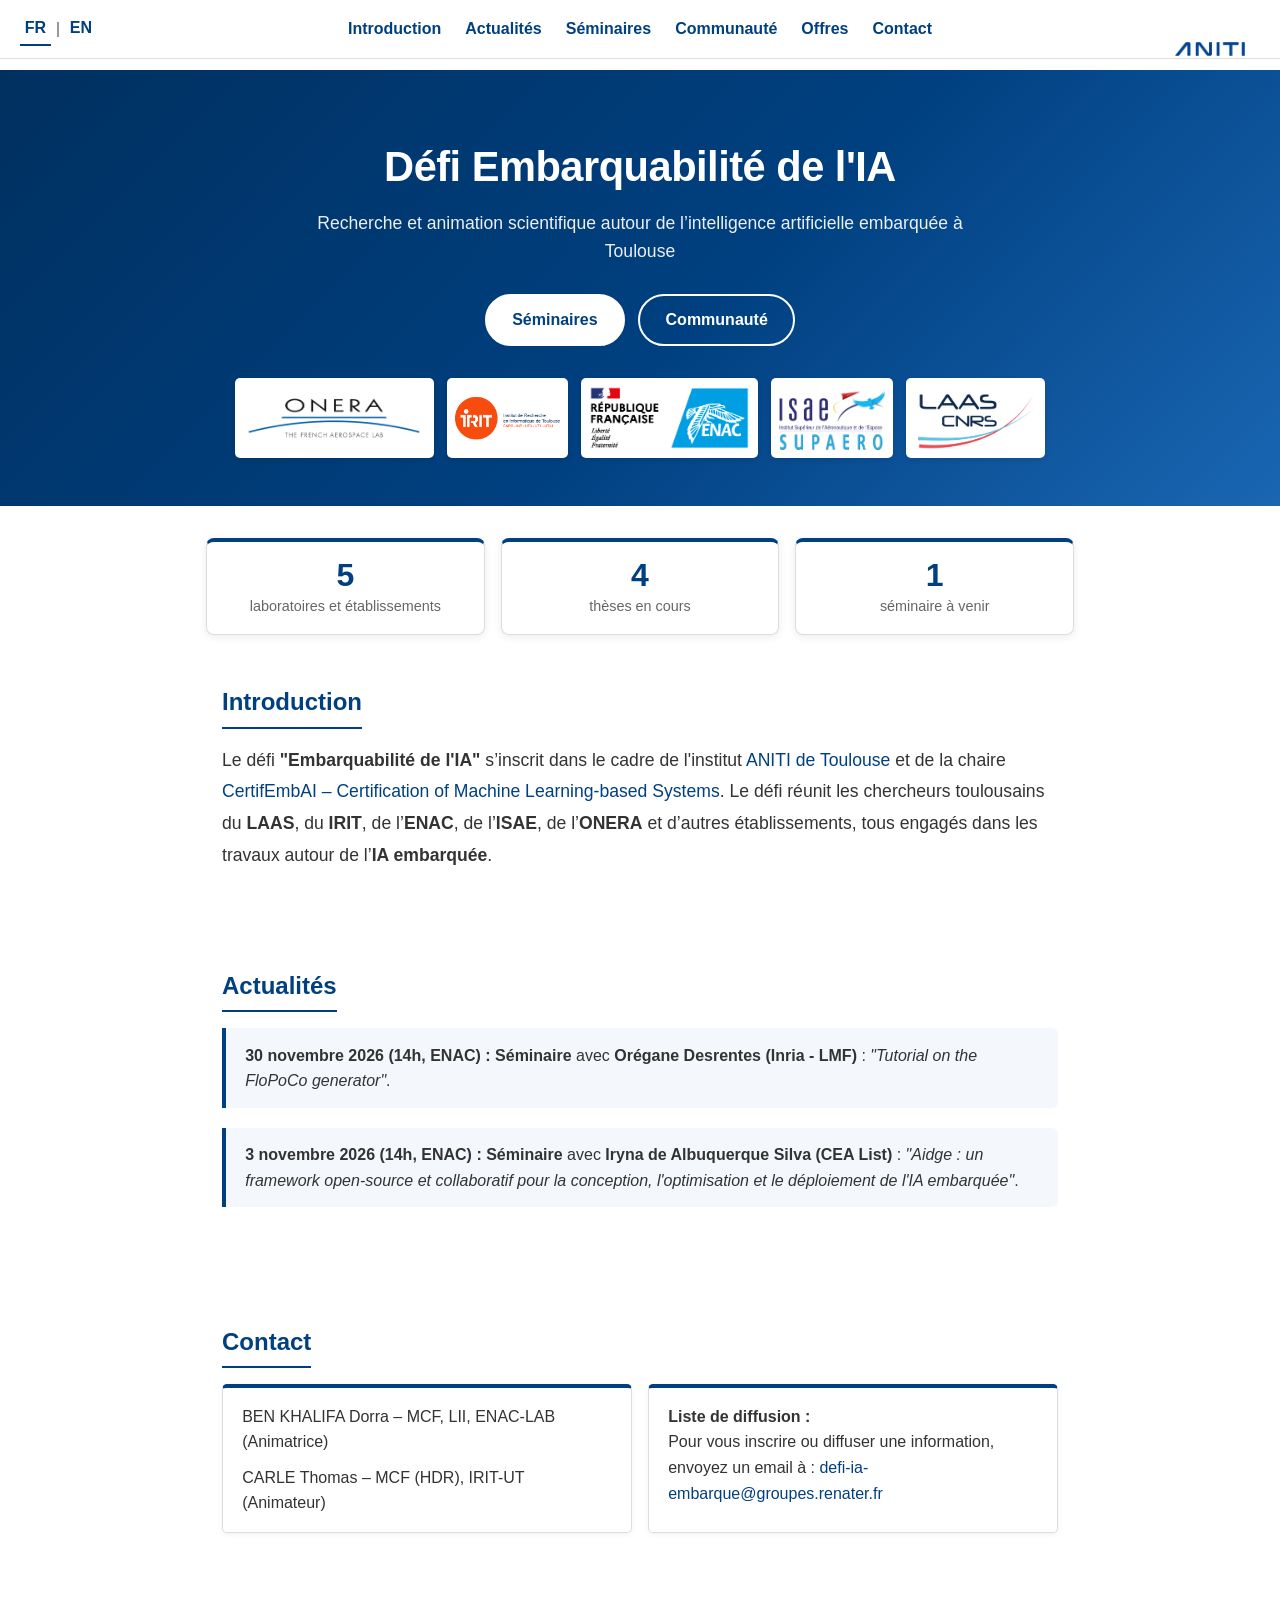
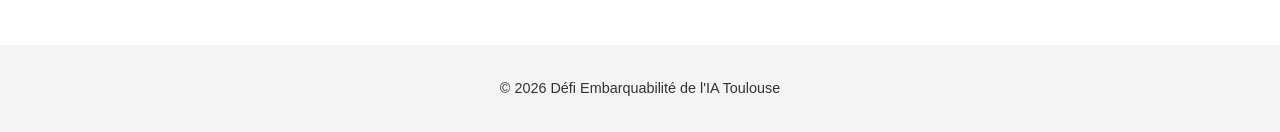
<file: index.html>
<!DOCTYPE html>
<html lang="fr">
<head>
<meta charset="UTF-8">
<meta name="viewport" content="width=device-width, initial-scale=1.0">
<title>Défi IA Embarquée Toulouse</title>
<link rel="stylesheet" href="style.css">
</head>

<body>

<nav>
    <div class="nav-container">

        <div class="lang-switch" role="group" aria-label="Langue / Language">
            <button type="button" data-lang="fr" aria-pressed="true">FR</button>
            <span aria-hidden="true">|</span>
            <button type="button" data-lang="en" aria-pressed="false">EN</button>
        </div>

        <ul>
            <li><a href="#intro" data-i18n="nav.intro">Introduction</a></li>
            <li><a href="#news" data-i18n="nav.news">Actualités</a></li>
            <li><a href="seminaires.html" data-i18n="nav.seminars">Séminaires</a></li>
            <li><a href="communaute.html" data-i18n="nav.community">Communauté</a></li>
            <li><a href="offers.html" data-i18n="nav.offers">Offres</a></li>
            <li><a href="#contact" data-i18n="nav.contact">Contact</a></li>
        </ul>

<a href="https://aniti.univ-toulouse.fr/en/" target="_blank" rel="noopener">
    <img src="images/aniti.png" alt="ANITI" class="nav-logo">
</a>  </div>
</nav>

<header class="hero">
    <h1 data-i18n="header.title">Défi Embarquabilité de l'IA</h1>
    <p data-i18n="header.subtitle">Recherche et animation scientifique autour de l’intelligence artificielle embarquée à Toulouse</p>

    <div class="hero-actions">
        <a class="btn btn-primary" href="seminaires.html" data-i18n="nav.seminars">Séminaires</a>
        <a class="btn btn-outline" href="communaute.html" data-i18n="nav.community">Communauté</a>
    </div>

    <div class="logos">
        <img src="images/onera.png" alt="ONERA">
        <img src="images/irit.png" alt="IRIT">
        <img src="images/enac.jpeg" alt="ENAC">
        <img src="images/isae.jpg" alt="ISAE-SUPAERO">
        <img src="images/laas.png" alt="LAAS-CNRS">
    </div>
</header>

<div class="stats">
    <div class="stat"><span class="stat-num">5</span><span class="stat-label" data-i18n="stats.labs">laboratoires et établissements</span></div>
    <div class="stat"><span class="stat-num">4</span><span class="stat-label" data-i18n="stats.phd">thèses en cours</span></div>
    <div class="stat"><span class="stat-num">1</span><span class="stat-label" data-i18n="stats.seminar">séminaire à venir</span></div>
</div>

<section id="intro">
    <h2 data-i18n="intro.title">Introduction</h2>
    <p class="lead" data-i18n-html="intro.text">
        Le défi <strong>"Embarquabilité de l'IA"</strong> s’inscrit dans le cadre de l'institut
        <a href="https://aniti.univ-toulouse.fr" target="_blank">ANITI de Toulouse</a>
        et de la chaire
        <a href="https://aniti.univ-toulouse.fr/fr_fr/embeddability-and-safety-assurance-of-ml-based-systems-under-certification" target="_blank">CertifEmbAI – Certification of Machine Learning-based Systems</a>.
        Le défi réunit les chercheurs toulousains du <strong>LAAS</strong>, du <strong>IRIT</strong>,
        de l’<strong>ENAC</strong>, de l’<strong>ISAE</strong>, de l’<strong>ONERA</strong> et d’autres établissements,
        tous engagés dans les travaux autour de l’<strong>IA embarquée</strong>.
    </p>
</section>

<section id="news">
    <h2 data-i18n="news.title">Actualités</h2>

    <div class="news-item" data-i18n-html="news.4">
        <strong>30 novembre 2026 (14h, ENAC) :</strong>
        <strong>Séminaire</strong> avec
        <strong>Orégane Desrentes (Inria - LMF)</strong> :
        <em>"Tutorial on the FloPoCo generator"</em>.
    </div>

    <div class="news-item" data-i18n-html="news.1">
        <strong>3 novembre 2026 (14h, ENAC) :</strong>
        <strong>Séminaire</strong> avec
        <strong>Iryna de Albuquerque Silva (CEA List)</strong> :
        <em>"Aidge : un framework open-source et collaboratif pour la conception,
        l'optimisation et le déploiement de l'IA embarquée"</em>.
    </div>
</section>

<section id="contact">
    <h2 data-i18n="contact.title">Contact</h2>

    <div class="cards">
        <article class="card">
            <ul class="people">
                <li>BEN KHALIFA Dorra – <span data-i18n="role.mcf">MCF</span>, LII, ENAC-LAB <span data-i18n="role.animatrice">(Animatrice)</span></li>
                <li>CARLE Thomas – <span data-i18n="role.mcfhdr">MCF (HDR)</span>, IRIT-UT <span data-i18n="role.animateur">(Animateur)</span></li>
            </ul>
        </article>

        <article class="card">
            <p data-i18n-html="contact.text">
                <strong>Liste de diffusion :</strong><br>
                Pour vous inscrire ou diffuser une information, envoyez un email à :
                <a href="mailto:defi-ia-embarque@groupes.renater.fr">defi-ia-embarque@groupes.renater.fr</a>
            </p>
        </article>
    </div>
</section>

<footer>
    <p data-i18n="footer.text">&copy; 2026 Défi Embarquabilité de l'IA Toulouse</p>
</footer>

<script src="i18n.js"></script>
</body>
</html>
</file>
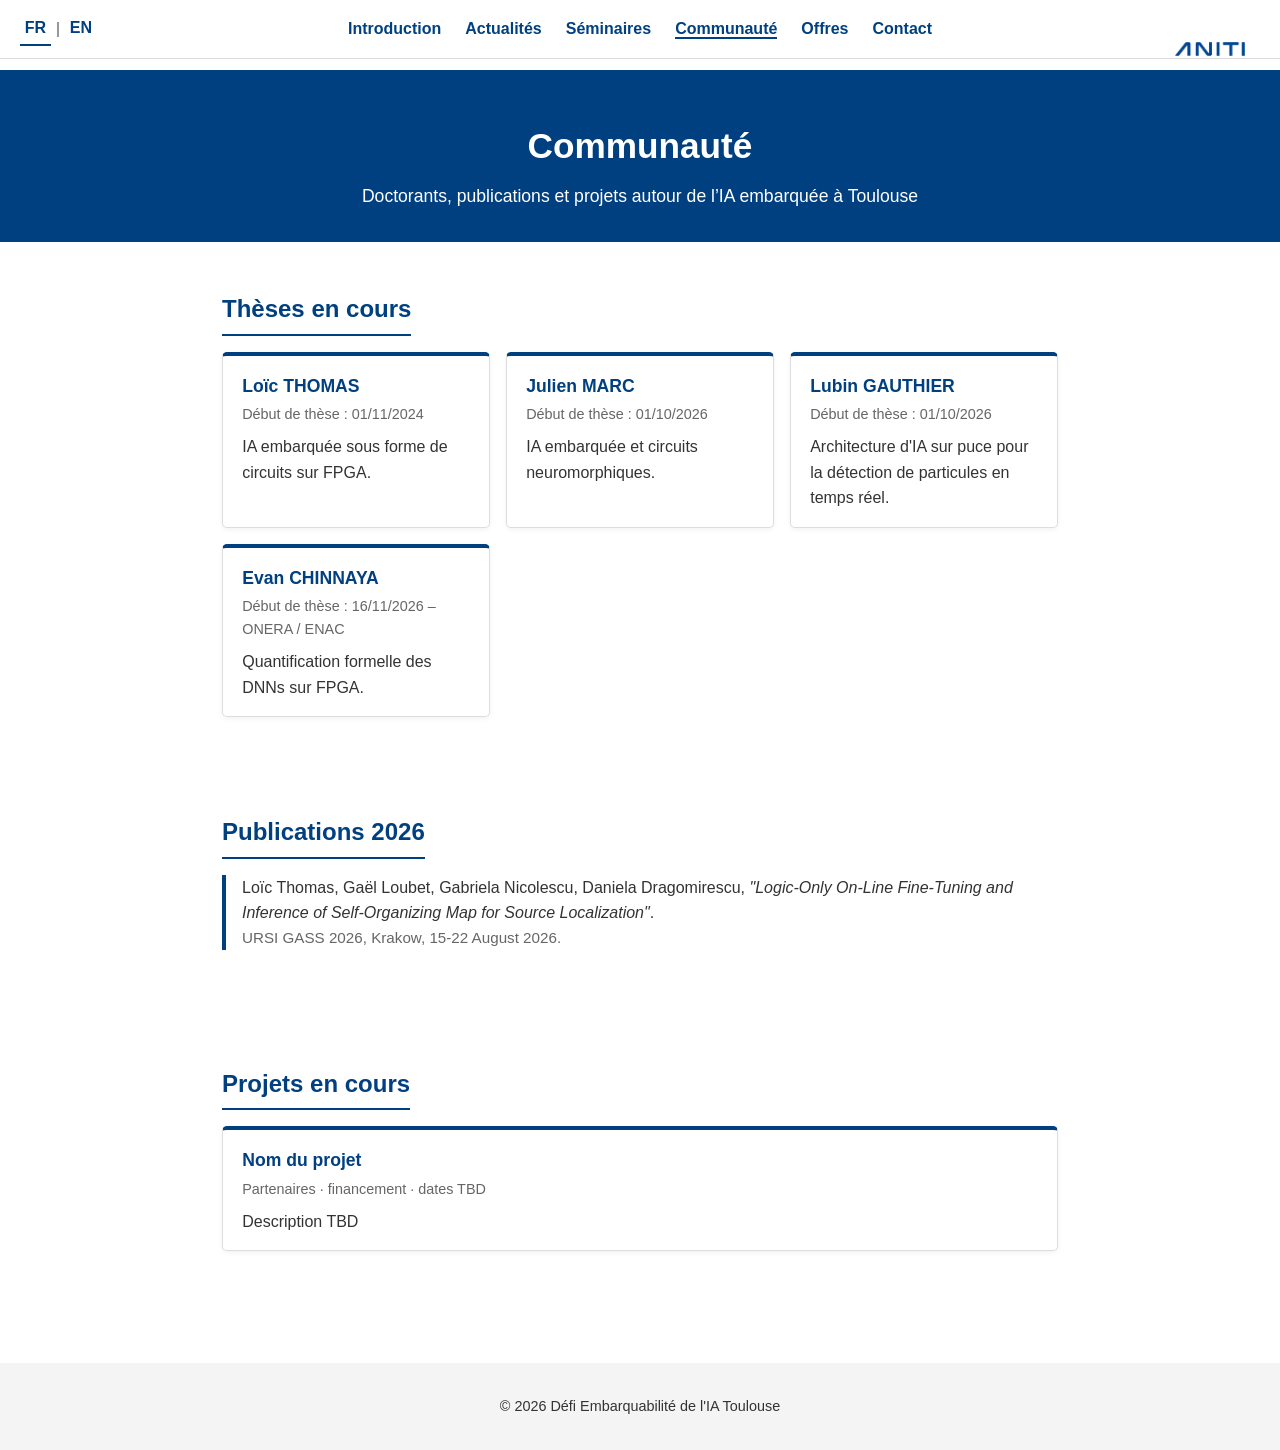
<file: communaute.html>
<!DOCTYPE html>
<html lang="fr">
<head>
<meta charset="UTF-8">
<meta name="viewport" content="width=device-width, initial-scale=1.0">
<title>Communauté – Défi IA Embarquée Toulouse</title>
<link rel="stylesheet" href="style.css">
</head>

<body>

<nav>
    <div class="nav-container">
        <div class="lang-switch" role="group" aria-label="Langue / Language">
            <button type="button" data-lang="fr" aria-pressed="true">FR</button>
            <span aria-hidden="true">|</span>
            <button type="button" data-lang="en" aria-pressed="false">EN</button>
        </div>

        <ul>
            <li><a href="index.html#intro" data-i18n="nav.intro">Introduction</a></li>
            <li><a href="index.html#news" data-i18n="nav.news">Actualités</a></li>
            <li><a href="seminaires.html" data-i18n="nav.seminars">Séminaires</a></li>
            <li><a href="communaute.html" aria-current="page" data-i18n="nav.community">Communauté</a></li>
            <li><a href="offers.html" data-i18n="nav.offers">Offres</a></li>
            <li><a href="index.html#contact" data-i18n="nav.contact">Contact</a></li>
        </ul>

<a href="https://aniti.univ-toulouse.fr/en/" target="_blank" rel="noopener">
    <img src="images/aniti.png" alt="ANITI" class="nav-logo">
</a>
    </div>
</nav>

<header>
    <h1 data-i18n="community.title">Communauté</h1>
    <p data-i18n="community.subtitle">Doctorants, publications et projets autour de l’IA embarquée à Toulouse</p>
</header>

<section id="phd">
    <h2 data-i18n="phd.title">Thèses en cours</h2>
    <div class="cards">

        <article class="card">
            <h3><a href="https://theses.fr/s404226" target="_blank" rel="noopener">Loïc THOMAS</a></h3>
            <p class="meta" data-i18n="phd.1.meta">Début de thèse : 01/11/2024 – LAAS</p>
            <p data-i18n="phd.1.text">IA embarquée sous forme de circuits sur FPGA.</p>
        </article>

        <article class="card">
            <h3><a href="https://theses.fr/s441984" target="_blank" rel="noopener">Julien MARC</a></h3>
            <p class="meta" data-i18n="phd.2.meta">Début de thèse : 01/10/2026 - LAAS</p>
            <p data-i18n="phd.2.text">IA embarquée et circuits neuromorphiques.</p>
        </article>
        <article class="card">
            <h3><a href="https://theses.fr/s415644" target="_blank" rel="noopener">Lubin GAUTHIER</a></h3>
             <p class="meta" data-i18n="phd.2.meta">Début de thèse : 14/10/2024 - LAAS</p>
            <p data-i18n="phd.4.text">Architecture d'IA sur puce pour la détection de particules en temps réel.</p>
        </article>

        <article class="card">
            <h3>Evan CHINNAYA</h3>
            <p class="meta" data-i18n="phd.3.meta">Début de thèse : 16/11/2026 – ONERA / ENAC</p>
            <p data-i18n="phd.3.text">Quantification formelle des DNNs sur FPGA.</p>
        </article>

    </div>
</section>

<section id="publications">
    <h2 data-i18n="pub.title">Publications 2026</h2>
    <ul class="pub-list">
        <li>
            Loïc Thomas, Gaël Loubet, Gabriela Nicolescu, Daniela Dragomirescu,
            <em>"Logic-Only On-Line Fine-Tuning and Inference of Self-Organizing Map for Source Localization"</em>.
            <div class="pub-venue">URSI GASS 2026, Krakow, 15-22 August 2026.</div>
        </li>
    </ul>
</section>


    <section id="projects">
    <h2 data-i18n="projects.title">Projets en cours</h2>
    <div class="cards">

        <article class="card">
            <h3>Nom du projet</h3>
            <p class="meta">Partenaires · financement · dates TBD </p>
            <p>Description  TBD </p>
        </article>

    </div>
</section>

<footer>
    <p data-i18n="footer.text">&copy; 2026 Défi Embarquabilité de l'IA Toulouse</p>
</footer>

<script src="i18n.js"></script>
</body>
</html>
</file>
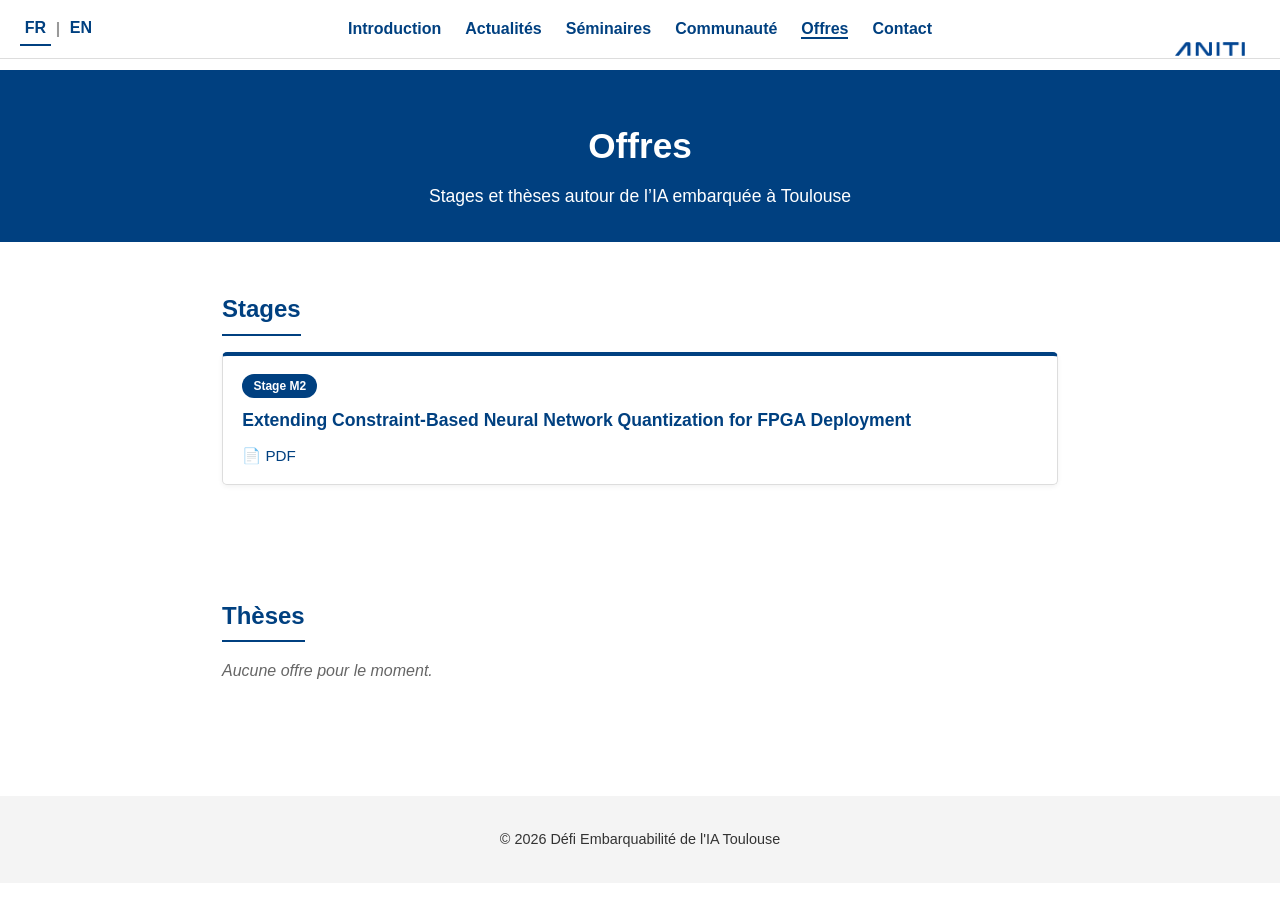
<file: offers.html>
<!DOCTYPE html>
<html lang="fr" data-title="page.title.offers">
<head>
<meta charset="UTF-8">
<meta name="viewport" content="width=device-width, initial-scale=1.0">
<title>Offres – Défi IA Embarquée Toulouse</title>
<link rel="stylesheet" href="style.css">
</head>

<body>

<nav>
    <div class="nav-container">
        <div class="lang-switch" role="group" aria-label="Langue / Language">
            <button type="button" data-lang="fr" aria-pressed="true">FR</button>
            <span aria-hidden="true">|</span>
            <button type="button" data-lang="en" aria-pressed="false">EN</button>
        </div>

        <ul>
            <li><a href="index.html#intro" data-i18n="nav.intro">Introduction</a></li>
            <li><a href="index.html#news" data-i18n="nav.news">Actualités</a></li>
            <li><a href="seminaires.html" data-i18n="nav.seminars">Séminaires</a></li>
            <li><a href="communaute.html" data-i18n="nav.community">Communauté</a></li>
            <li><a href="offers.html" aria-current="page" data-i18n="nav.offers">Offres</a></li>
            <li><a href="index.html#contact" data-i18n="nav.contact">Contact</a></li>
        </ul>

        <a href="https://aniti.univ-toulouse.fr/en/" target="_blank" rel="noopener">
            <img src="images/aniti.png" alt="ANITI" class="nav-logo">
        </a>
    </div>
</nav>

<header>
    <h1 data-i18n="offers.title">Offres</h1>
    <p data-i18n="offers.subtitle">Stages et thèses autour de l’IA embarquée à Toulouse</p>
</header>

<section id="internships">
    <h2 data-i18n="offers.internships">Stages</h2>

    <article class="card offer">
        <span class="tag" data-i18n="offers.tag.m2">Stage M2</span>
        <h3>Extending Constraint-Based Neural Network Quantization for FPGA Deployment</h3>
        <p class="resources"><a href="pdfs/DNN_quantization_M2_internship.pdf" target="_blank" rel="noopener">📄 PDF</a></p>
    </article>
</section>

<section id="phd-offers">
    <h2 data-i18n="offers.phd">Thèses</h2>
    <p class="empty" data-i18n="offers.none">Aucune offre pour le moment.</p>
</section>

<footer>
    <p data-i18n="footer.text">&copy; 2026 Défi Embarquabilité de l'IA Toulouse</p>
</footer>

<script src="i18n.js"></script>
</body>
</html>
</file>
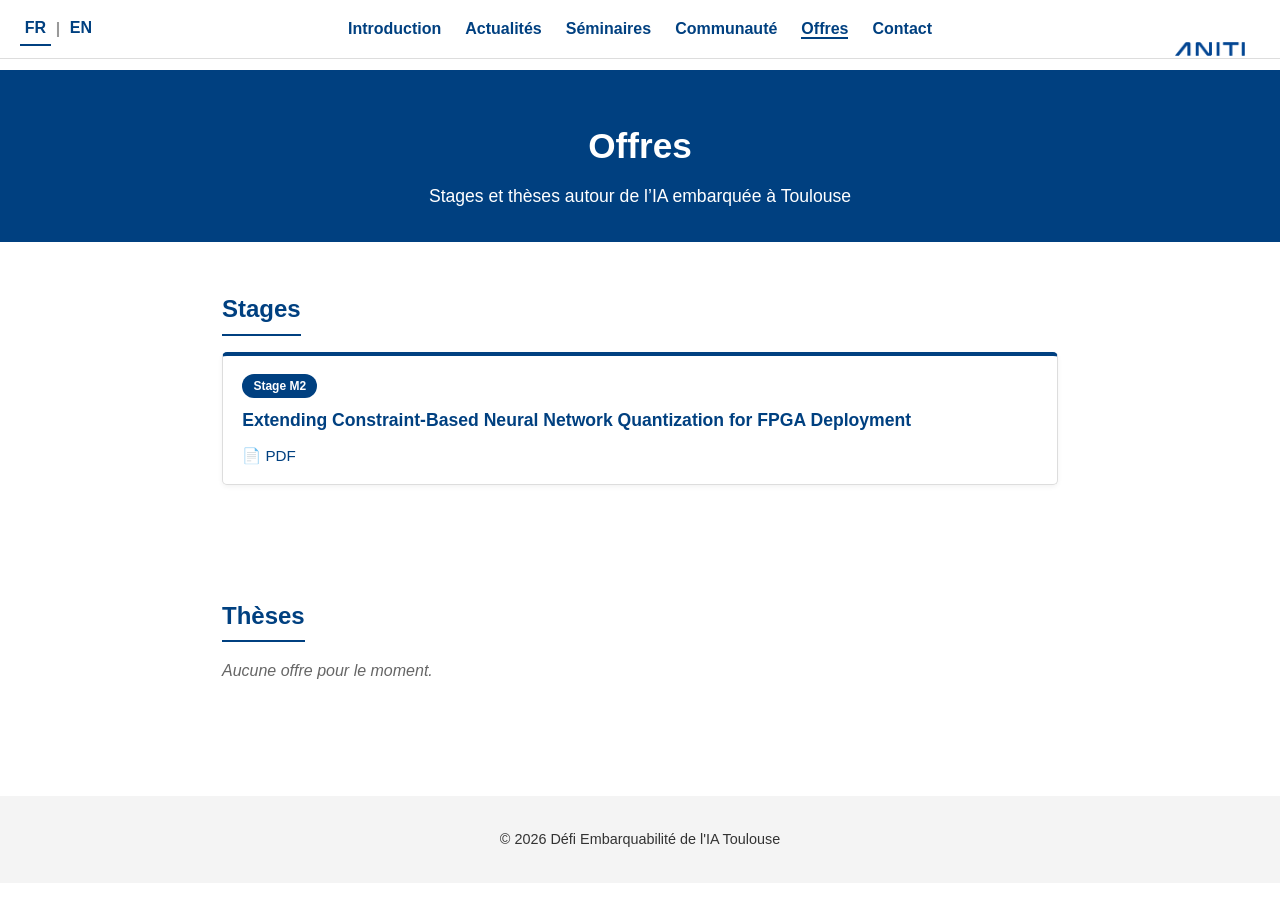
<file: offres.html>
<!DOCTYPE html>
<html lang="fr" data-title="page.title.offers">
<head>
<meta charset="UTF-8">
<meta name="viewport" content="width=device-width, initial-scale=1.0">
<title>Offres – Défi IA Embarquée Toulouse</title>
<link rel="stylesheet" href="style.css">
</head>

<body>

<nav>
    <div class="nav-container">
        <div class="lang-switch" role="group" aria-label="Langue / Language">
            <button type="button" data-lang="fr" aria-pressed="true">FR</button>
            <span aria-hidden="true">|</span>
            <button type="button" data-lang="en" aria-pressed="false">EN</button>
        </div>

        <ul>
            <li><a href="index.html#intro" data-i18n="nav.intro">Introduction</a></li>
            <li><a href="index.html#news" data-i18n="nav.news">Actualités</a></li>
            <li><a href="seminaires.html" data-i18n="nav.seminars">Séminaires</a></li>
            <li><a href="communaute.html" data-i18n="nav.community">Communauté</a></li>
            <li><a href="offers.html" aria-current="page" data-i18n="nav.offers">Offres</a></li>
            <li><a href="index.html#contact" data-i18n="nav.contact">Contact</a></li>
        </ul>

        <a href="https://aniti.univ-toulouse.fr/en/" target="_blank" rel="noopener">
            <img src="images/aniti.png" alt="ANITI" class="nav-logo">
        </a>
    </div>
</nav>

<header>
    <h1 data-i18n="offers.title">Offres</h1>
    <p data-i18n="offers.subtitle">Stages et thèses autour de l’IA embarquée à Toulouse</p>
</header>

<section id="internships">
    <h2 data-i18n="offers.internships">Stages</h2>

    <article class="card offer">
        <span class="tag" data-i18n="offers.tag.m2">Stage M2</span>
        <h3>Extending Constraint-Based Neural Network Quantization for FPGA Deployment</h3>
        <p class="resources"><a href="pdfs/offre-stage-quantification-fpga.pdf" target="_blank" rel="noopener">📄 PDF</a></p>
    </article>
</section>

<section id="phd-offers">
    <h2 data-i18n="offers.phd">Thèses</h2>
    <p class="empty" data-i18n="offers.none">Aucune offre pour le moment.</p>
</section>

<footer>
    <p data-i18n="footer.text">&copy; 2026 Défi Embarquabilité de l'IA Toulouse</p>
</footer>

<script src="i18n.js"></script>
</body>
</html>
</file>
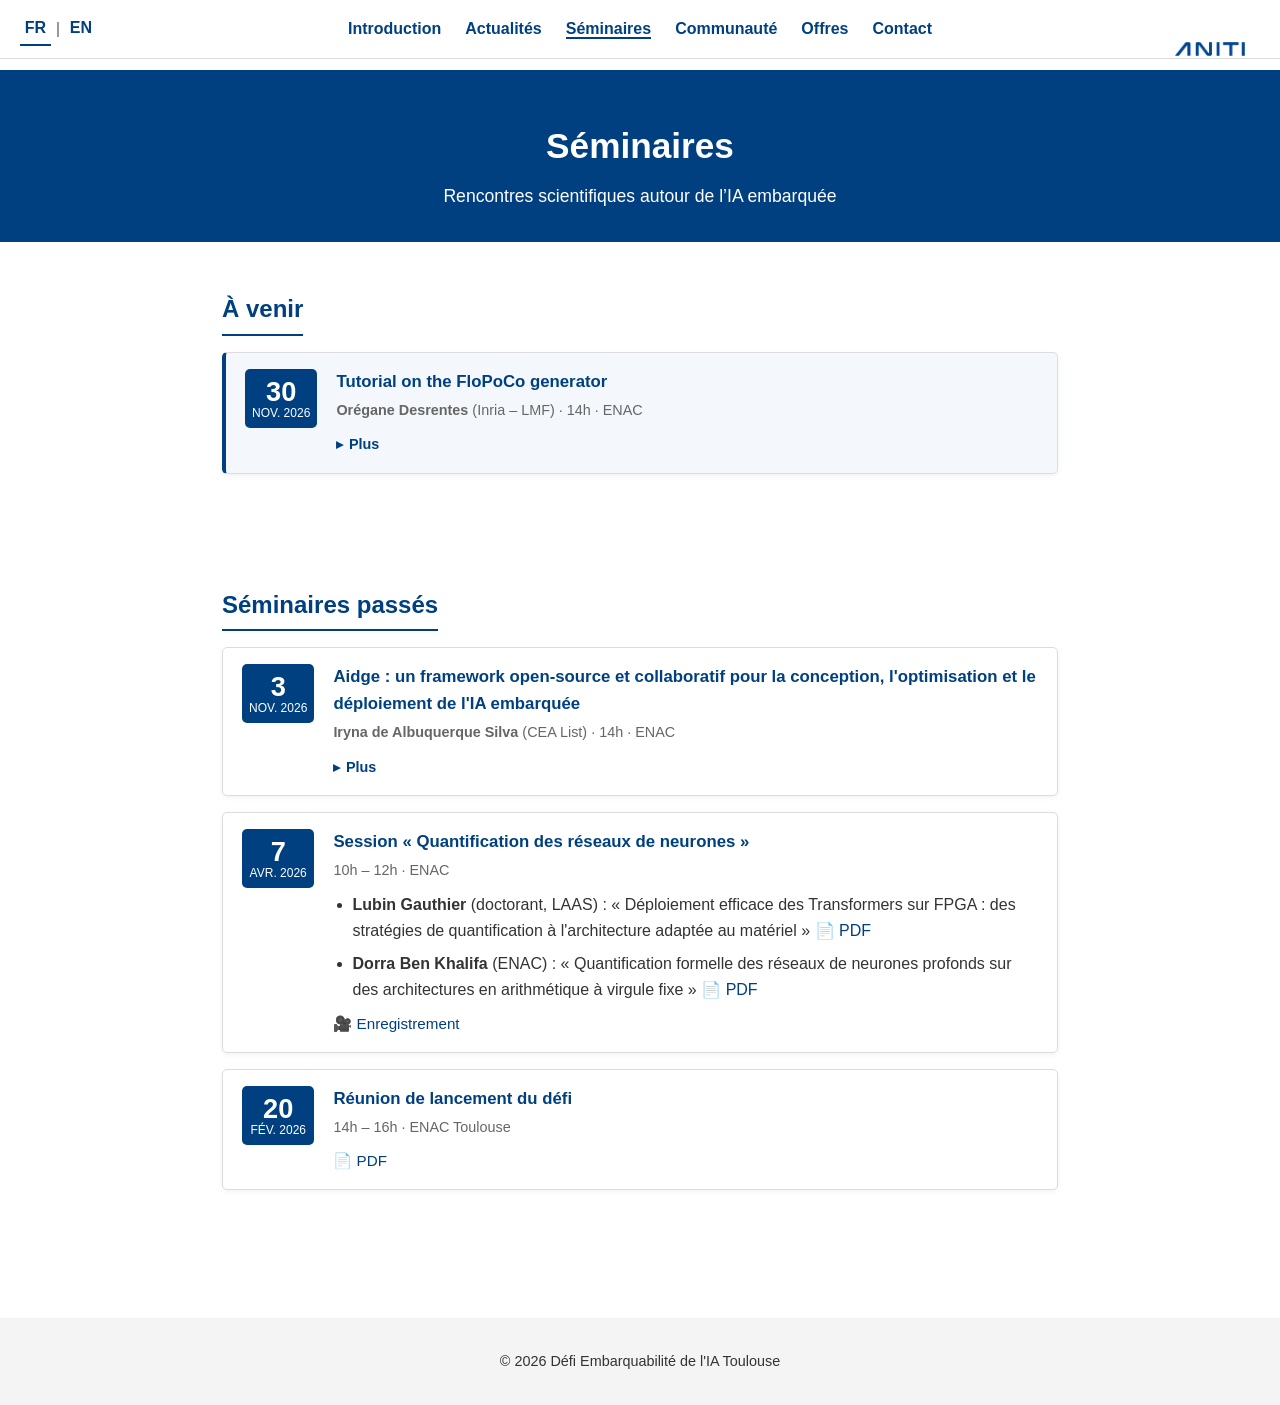
<file: seminaires.html>
<!DOCTYPE html>
<html lang="fr">
<head>
<meta charset="UTF-8">
<meta name="viewport" content="width=device-width, initial-scale=1.0">
<title>Séminaires – Défi IA Embarquée Toulouse</title>
<link rel="stylesheet" href="style.css">
</head>

<body>

<nav>
    <div class="nav-container">
        <div class="lang-switch" role="group" aria-label="Langue / Language">
            <button type="button" data-lang="fr" aria-pressed="true">FR</button>
            <span aria-hidden="true">|</span>
            <button type="button" data-lang="en" aria-pressed="false">EN</button>
        </div>

        <ul>
            <li><a href="index.html#intro" data-i18n="nav.intro">Introduction</a></li>
            <li><a href="index.html#news" data-i18n="nav.news">Actualités</a></li>
            <li><a href="seminaires.html" aria-current="page" data-i18n="nav.seminars">Séminaires</a></li>
            <li><a href="communaute.html" data-i18n="nav.community">Communauté</a></li>
            <li><a href="offers.html" data-i18n="nav.offers">Offres</a></li>
            <li><a href="index.html#contact" data-i18n="nav.contact">Contact</a></li>
        </ul>

      <a href="https://aniti.univ-toulouse.fr/en/" target="_blank" rel="noopener">
    <img src="images/aniti.png" alt="ANITI" class="nav-logo">
</a>
    </div>
</nav>

<header>
    <h1 data-i18n="seminars.title">Séminaires</h1>
    <p data-i18n="seminars.subtitle">Rencontres scientifiques autour de l’IA embarquée</p>
</header>

<section id="upcoming">
    <h2 data-i18n="seminars.upcoming">À venir</h2>

    <article class="seminar upcoming">
        <div class="date-badge"><span class="day">30</span><span class="month">nov. 2026</span></div>
        <div class="seminar-body">
            <h3>Tutorial on the FloPoCo generator</h3>
            <p class="seminar-meta">
                <strong>Orégane Desrentes</strong> (Inria – LMF) · 14h · ENAC
            </p>

            <details class="abstract">
                <summary>
                    <span class="more" data-i18n="seminars.showMore">Plus</span>
                    <span class="less" data-i18n="seminars.showLess">Moins</span>
                </summary>
                <div class="abstract-text">
                    <p>
                        <a href="https://flopoco.org/" target="_blank" rel="noopener">FloPoCo</a>
                        est un générateur d'opérateurs arithmétiques visant particulièrement les FPGA.
                        Cet exposé commencera avec une présentation générale de l'outil avant de se
                        concentrer sur les sommes de produits et les fonctions d’activation. Ces
                        opérations sont particulièrement utilisées dans l'apprentissage artificiel et
                        sont implémentées dans FloPoCo avec plusieurs méthodes en fonction de la
                        précision, rapidité et aire visée.
                    </p>
                    <p>
                        Pour tester FloPoCo pendant la présentation, il est conseillé de l'installer
                        avant car la compilation des dépendances peut prendre un peu de temps. Les
                        instructions se trouvent sur
                        <a href="https://flopoco.org/flopoco_installation.html" target="_blank" rel="noopener">flopoco.org/flopoco_installation.html</a>.
                        Si vous n'avez pas de simulateur de VHDL installé, NVC permettra de tester le
                        code produit par FloPoCo.
                    </p>
                </div>
            </details>
        </div>
    </article>
</section>

<section id="past">
    <h2 data-i18n="seminars.past">Séminaires passés</h2>

    <article class="seminar">
        <div class="date-badge"><span class="day">3</span><span class="month">nov. 2026</span></div>
        <div class="seminar-body">
            <h3>Aidge : un framework open-source et collaboratif pour la conception, l'optimisation et le déploiement de l'IA embarquée</h3>
            <p class="seminar-meta">
                <strong>Iryna de Albuquerque Silva</strong> (CEA List) · 14h · ENAC
            </p>

            <details class="abstract">
                <summary>
                    <span class="more" data-i18n="seminars.showMore">Plus</span>
                    <span class="less" data-i18n="seminars.showLess">Moins</span>
                </summary>
                <div class="abstract-text">
                    <p>
                        L'objectif de ce cours est de présenter aux participants
                        <a href="https://eclipse.dev/aidge/" target="_blank" rel="noopener">Aidge</a>,
                        une plateforme open-source et collaborative hébergée par la Fondation Eclipse.
                        Aidge fournit un riche écosystème d'outils et de méthodologies spécifiquement
                        adaptés aux systèmes embarqués, permettant aux utilisateurs d'analyser,
                        d'optimiser, de valider et de déployer efficacement des modèles d'IA dans des
                        environnements distribués, temps réel critiques et à ressources contraintes.
                        Le développement de la plateforme est soutenu par les projets DeepGreen
                        (France 2030) et NEUROKIT2E (Europe ChipsJU) ; celle-ci est continuellement
                        enrichie et validée en collaboration avec de nombreux partenaires académiques
                        et industriels.
                    </p>
                    <p><strong>TP : Tutoriels pratiques avec Aidge</strong></p>
                    <p>
                        Pour les travaux pratiques, l'ensemble du matériel sera fourni sous forme de
                        notebooks Jupyter, exécutables directement en ligne via Binder. Au cours de
                        cette séance, les participants seront guidés dans l'utilisation du framework
                        Aidge et apprendront à :
                    </p>
                    <ul>
                        <li>créer ou importer des modèles de réseaux de neurones à partir de frameworks de l’état de l’art (par exemple, ONNX) ;</li>
                        <li>appliquer une gamme de transformations et d'optimisations de graphes (telles que la quantification et la compression) ;</li>
                        <li>explorer leurs graphes de calcul, puis analyser et évaluer les modifications architecturales du modèle ;</li>
                        <li>générer du code déployable pour différentes cibles matérielles.</li>
                    </ul>
                </div>
            </details>
        </div>
    </article>

    <article class="seminar">
        <div class="date-badge"><span class="day">7</span><span class="month">avr. 2026</span></div>
        <div class="seminar-body">
            <h3>Session « Quantification des réseaux de neurones »</h3>
            <p class="seminar-meta">10h – 12h · ENAC</p>
            <ul class="seminar-talks">
                <li>
                    <strong>Lubin Gauthier</strong> (doctorant, LAAS) : « Déploiement efficace des Transformers sur FPGA : des stratégies de quantification à l'architecture adaptée au matériel »
                    <a href="pdfs/Embarquabilité-IA_Quantification_LG.pdf" target="_blank" rel="noopener">📄 PDF</a>
                </li>
                <li>
                    <strong>Dorra Ben Khalifa</strong> (ENAC) : « Quantification formelle des réseaux de neurones profonds sur des architectures en arithmétique à virgule fixe »
                    <a href="pdfs/popinns.pdf" target="_blank" rel="noopener">📄 PDF</a>
                </li>
            </ul>
            <p class="resources"><a href="records/lancement.mp4" target="_blank" rel="noopener">🎥 Enregistrement</a></p>
        </div>
    </article>

    <article class="seminar">
        <div class="date-badge"><span class="day">20</span><span class="month">fév. 2026</span></div>
        <div class="seminar-body">
            <h3>Réunion de lancement du défi</h3>
            <p class="seminar-meta">14h – 16h · ENAC Toulouse</p>
            <p class="resources"><a href="pdfs/Défi_embarquabilité_de_l_IA-1.pdf" target="_blank" rel="noopener">📄 PDF</a></p>
        </div>
    </article>
</section>

<footer>
    <p data-i18n="footer.text">&copy; 2026 Défi Embarquabilité de l'IA Toulouse</p>
</footer>

<script src="i18n.js"></script>
</body>
</html>
</file>
<file: style.css>
/* Reset */
* { margin: 0; padding: 0; box-sizing: border-box; }

body {
    font-family: "Helvetica Neue", Helvetica, Arial, sans-serif;
    line-height: 1.6;
    color: #333;
    padding-top: 70px; /* IMPORTANT pour nav fixe */
}

a { color: #004080; text-decoration: none; }
a:hover { text-decoration: underline; }

/* NAVBAR */
nav {
    position: fixed;
    top: 0;
    width: 100%;
    background: #fff;
    border-bottom: 1px solid #ddd;
    z-index: 1000;
}

.nav-container {
    display: flex;
    justify-content: center;
    align-items: center;
    position: relative;
    padding: 1rem;
}

nav ul { list-style: none; display: flex; gap: 1.5rem; }
nav li { font-weight: bold; }
nav a[aria-current="page"] { border-bottom: 2px solid #004080; }

.nav-logo { position: absolute; right: 20px; height: 40px; }

/* SÉLECTEUR DE LANGUE */
.lang-switch {
    position: absolute;
    left: 20px;
    display: flex;
    align-items: center;
    gap: 0.3rem;
    font-weight: bold;
    color: #999;
}

.lang-switch button {
    background: none;
    border: none;
    font: inherit;
    font-weight: bold;
    color: #004080;
    cursor: pointer;
    padding: 0.2rem 0.3rem;
    border-bottom: 2px solid transparent;
}

.lang-switch button:hover { text-decoration: underline; }

.lang-switch button[aria-pressed="true"] {
    border-bottom-color: #004080;
    cursor: default;
    text-decoration: none;
}

.lang-switch button:focus-visible { outline: 2px solid #004080; outline-offset: 2px; }

/* LOGOS HEADER */
.logos img {
    max-height: 80px;
    width: auto;
    object-fit: contain;
    background: white;
    padding: 8px;
    border-radius: 5px;
    box-shadow: 0 2px 5px rgba(0,0,0,0.1);
    transition: transform 0.3s;
}
.logos img:hover { transform: scale(1.1); }

/* HEADER */
header {
    background: #004080;
    color: white;
    text-align: center;
    padding: 3rem 1rem 2rem 1rem;
}
header h1 { font-size: 2.2rem; margin-bottom: 0.5rem; }
header p { font-size: 1.1rem; }

/* SECTIONS */
section { padding: 3rem 2rem; max-width: 900px; margin: auto; }

h2 {
    color: #004080;
    border-bottom: 2px solid #004080;
    display: inline-block;
    margin-bottom: 1rem;
    padding-bottom: 0.3rem;
}

.news-item { margin-bottom: 1.2rem; padding-left: 1rem; border-left: 4px solid #004080; }

/* CARTES (doctorants, publications, projets) */
.cards { display: grid; gap: 1rem; grid-template-columns: repeat(auto-fit, minmax(260px, 1fr)); }

.card {
    border: 1px solid #ddd;
    border-top: 4px solid #004080;
    border-radius: 5px;
    padding: 1rem 1.2rem;
    background: #fff;
    box-shadow: 0 2px 5px rgba(0,0,0,0.05);
}
.card h3 { color: #004080; font-size: 1.1rem; margin-bottom: 0.2rem; }
.card .meta { font-size: 0.9rem; color: #666; margin-bottom: 0.5rem; }

.pub-list { list-style: none; }
.pub-list li { margin-bottom: 1.2rem; padding-left: 1rem; border-left: 4px solid #004080; }
.pub-venue { color: #666; font-size: 0.95rem; }

/* FOOTER */
footer { text-align: center; padding: 2rem 1rem; background: #f4f4f4; margin-top: 4rem; font-size: 0.9rem; }

html { scroll-behavior: smooth; }

/* MOBILE */
@media (max-width: 800px) {
    body { padding-top: 110px; }
    .nav-container { flex-direction: column; gap: 0.5rem; }
    .lang-switch, .nav-logo { position: static; }
    .nav-logo { height: 30px; }
    nav ul { flex-wrap: wrap; justify-content: center; gap: 0.5rem 1rem; }
}
/* SÉMINAIRES */
.seminar {
    display: flex;
    gap: 1.2rem;
    align-items: flex-start;
    padding: 1rem 1.2rem;
    margin-bottom: 1rem;
    border: 1px solid #ddd;
    border-radius: 5px;
    background: #fff;
    box-shadow: 0 2px 5px rgba(0,0,0,0.05);
}

.seminar.upcoming { border-left: 4px solid #004080; background: #f4f8fd; }

.date-badge {
    flex: 0 0 72px;
    text-align: center;
    background: #004080;
    color: #fff;
    border-radius: 5px;
    padding: 0.5rem 0.2rem;
    line-height: 1.1;
}
.date-badge .day { display: block; font-size: 1.7rem; font-weight: bold; }
.date-badge .month { display: block; font-size: 0.75rem; text-transform: uppercase; }

.seminar-body h3 { color: #004080; font-size: 1.05rem; margin-bottom: 0.2rem; }
.seminar-meta { font-size: 0.9rem; color: #666; }
.seminar-talks { margin: 0.6rem 0 0 1.2rem; }
.seminar-talks li { margin-bottom: 0.5rem; }
.resources { margin-top: 0.6rem; font-size: 0.95rem; }

@media (max-width: 800px) {
    .seminar { flex-direction: column; gap: 0.6rem; }
    .date-badge { flex: none; align-self: flex-start; padding: 0.4rem 0.8rem; }
}

/* ACCUEIL MODERNE */
.hero {
    background: linear-gradient(135deg, #003060 0%, #004080 55%, #1a66b3 100%);
    padding: 4rem 1rem 3rem 1rem;
}
.hero h1 { font-size: 2.6rem; letter-spacing: -0.5px; }
.hero > p { max-width: 700px; margin: 0.5rem auto 0; opacity: 0.92; }

.hero-actions { display: flex; gap: 0.8rem; justify-content: center; flex-wrap: wrap; margin: 1.8rem 0 2rem; }

.btn {
    display: inline-block;
    padding: 0.7rem 1.6rem;
    border-radius: 999px;
    font-weight: bold;
    border: 2px solid #fff;
    transition: transform 0.2s, background 0.2s;
}
.btn:hover { text-decoration: none; transform: translateY(-2px); }
.btn-primary { background: #fff; color: #004080; }
.btn-outline { background: transparent; color: #fff; }
.btn-outline:hover { background: rgba(255,255,255,0.15); }

.hero .logos { display: flex; flex-wrap: wrap; gap: 0.8rem; justify-content: center; }

/* CHIFFRES CLÉS */
.stats {
    display: flex;
    justify-content: center;
    gap: 1rem;
    flex-wrap: wrap;
    max-width: 900px;
    margin: 2rem auto 0;
    padding: 0 1rem;
}
.stat {
    flex: 1 1 200px;
    background: #fff;
    border: 1px solid #ddd;
    border-top: 4px solid #004080;
    border-radius: 8px;
    box-shadow: 0 2px 8px rgba(0,0,0,0.08);
    padding: 1rem;
    text-align: center;
}
.stat-num { display: block; font-size: 2rem; font-weight: bold; color: #004080; line-height: 1.1; }
.stat-label { font-size: 0.9rem; color: #666; }

/* TEXTE & ACTUALITÉS */
.lead { font-size: 1.1rem; line-height: 1.8; }

.news-item {
    background: #f4f8fd;
    border-radius: 0 6px 6px 0;
    padding: 0.9rem 1.2rem;
    transition: transform 0.2s, box-shadow 0.2s;
}
.news-item:hover { transform: translateX(4px); box-shadow: 0 2px 8px rgba(0,0,0,0.08); }

/* CONTACT */
.people { list-style: none; }
.people li { margin-bottom: 0.6rem; }
.people li:last-child { margin-bottom: 0; }

@media (max-width: 800px) {
    .hero h1 { font-size: 2rem; }
}
/* OFFRES */
.offer { margin-bottom: 1rem; }
.tag {
    display: inline-block;
    background: #004080;
    color: #fff;
    font-size: 0.75rem;
    font-weight: bold;
    padding: 0.15rem 0.7rem;
    border-radius: 999px;
    margin-bottom: 0.5rem;
}
.empty { color: #666; font-style: italic; }
/* RÉSUMÉ REPLIABLE (Afficher / Masquer) */
.abstract { margin-top: 0.6rem; }

.abstract summary {
    display: inline-flex;
    align-items: center;
    gap: 0.35rem;
    cursor: pointer;
    list-style: none;
    font-size: 0.9rem;
    font-weight: bold;
    color: #004080;
    user-select: none;
}
.abstract summary::-webkit-details-marker { display: none; }
.abstract summary::before { content: "▸"; transition: transform 0.2s; }
.abstract[open] summary::before { transform: rotate(90deg); }
.abstract summary:hover { text-decoration: underline; }
.abstract summary:focus-visible { outline: 2px solid #004080; outline-offset: 2px; border-radius: 3px; }

.abstract .less { display: none; }
.abstract[open] .more { display: none; }
.abstract[open] .less { display: inline; }

.abstract-text {
    margin-top: 0.5rem;
    padding: 0.8rem 1rem;
    border-left: 3px solid #004080;
    background: #fff;
    border-radius: 0 5px 5px 0;
    font-size: 0.95rem;
    line-height: 1.6;
    text-align: justify;
}
.abstract-text p { margin-bottom: 0.6rem; }
.abstract-text p:last-child { margin-bottom: 0; }
</file>
